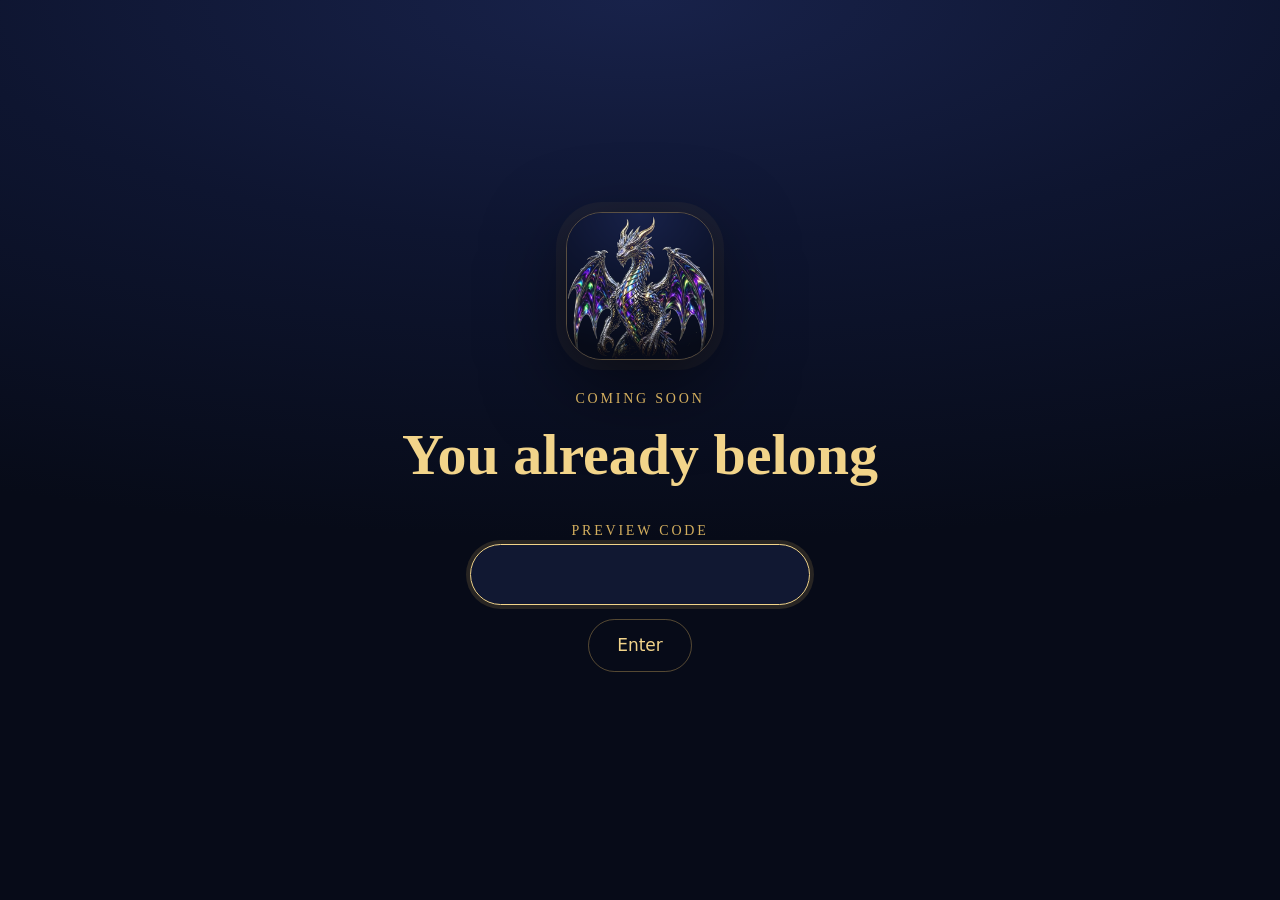
<file: index.html>
<!doctype html>
<html lang="en" class="wd-hold"><head><meta charset="utf-8"><meta name="viewport" content="width=device-width,initial-scale=1">
<meta name="robots" content="noindex, nofollow">
<title>The Wise Dragons</title><meta name="description" content="Cards and calm games for big feelings and small brave steps.">
<link rel="icon" href="icon.png">
<style>html.wd-hold{visibility:hidden !important}</style>
<link rel="stylesheet" href="style.css">
<script>
(function(){
  var open=false;
  try{open=localStorage.getItem('wd_preview_ok')==='1';}catch(e){}
  if(open){document.documentElement.classList.remove('wd-hold');return;}
  var file=location.pathname.split('/').pop();
  if(!file||file.indexOf('.')===-1)file='index.html';
  location.replace('gate.html?next='+encodeURIComponent(file));
})();
</script>
</head>
<body><main>
<div class="hero"><img src="icon.png" alt="The Wise Dragons app icon">
<div class="label" style="margin-top:22px">Welcome to</div><h1>The Wise Dragons</h1>
<p class="muted">Cards and calm games for big feelings and small brave steps.</p></div>
<div class="panel"><p>A family wellbeing app with illustrated dragon cards and gentle games for children, teens and grown-ups.
No scores, no timers, no ads, no accounts — and nothing leaves your device.</p></div>
<nav><a href="privacy.html">Privacy policy</a><a href="support.html">Support</a></nav>
<footer>© 2026 Volcanic Witch</footer>
</main></body></html>
</file>
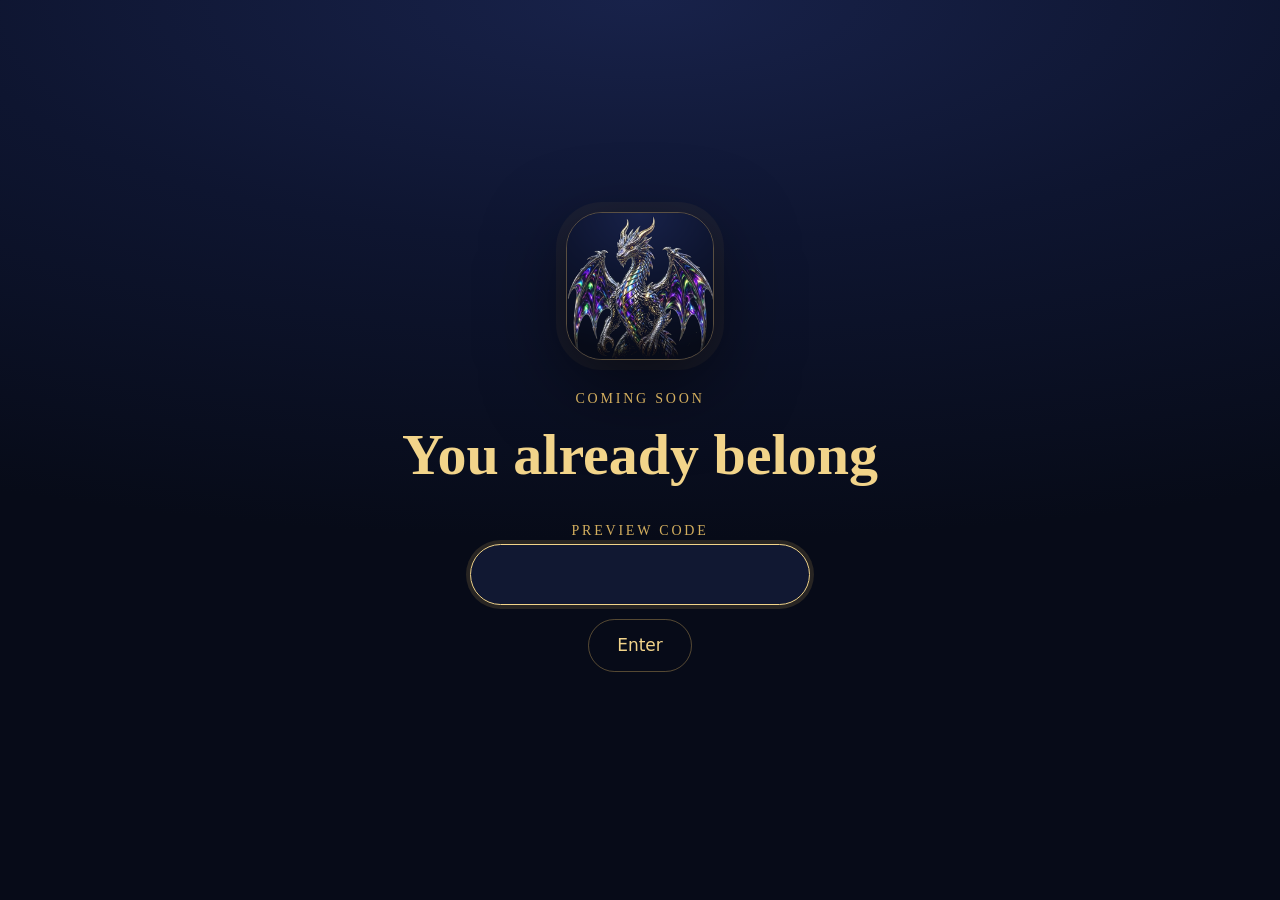
<file: gate.html>
<!doctype html>
<html lang="en"><head><meta charset="utf-8"><meta name="viewport" content="width=device-width,initial-scale=1">
<meta name="robots" content="noindex, nofollow">
<title>Coming soon – The Wise Dragons</title><link rel="icon" href="icon.png"><link rel="stylesheet" href="style.css"></head>
<body><main class="gate">
<img src="icon.png" alt="The Wise Dragons">
<p class="label">Coming soon</p>
<h1>You already belong</h1>
<form id="gate-form" method="post" action="gate.html" autocomplete="off">
<label class="label" for="preview-code">Preview code</label>
<input id="preview-code" name="preview-code" type="text" inputmode="text" autocomplete="off" autocapitalize="off" autocorrect="off" spellcheck="false" enterkeyhint="go" maxlength="80" autofocus>
<button type="submit">Enter</button>
<p class="gate-note" id="gate-note" role="status" aria-live="polite" hidden>That code isn't right</p>
</form>
</main>
<script src="gate.js"></script>
</body></html>
</file>
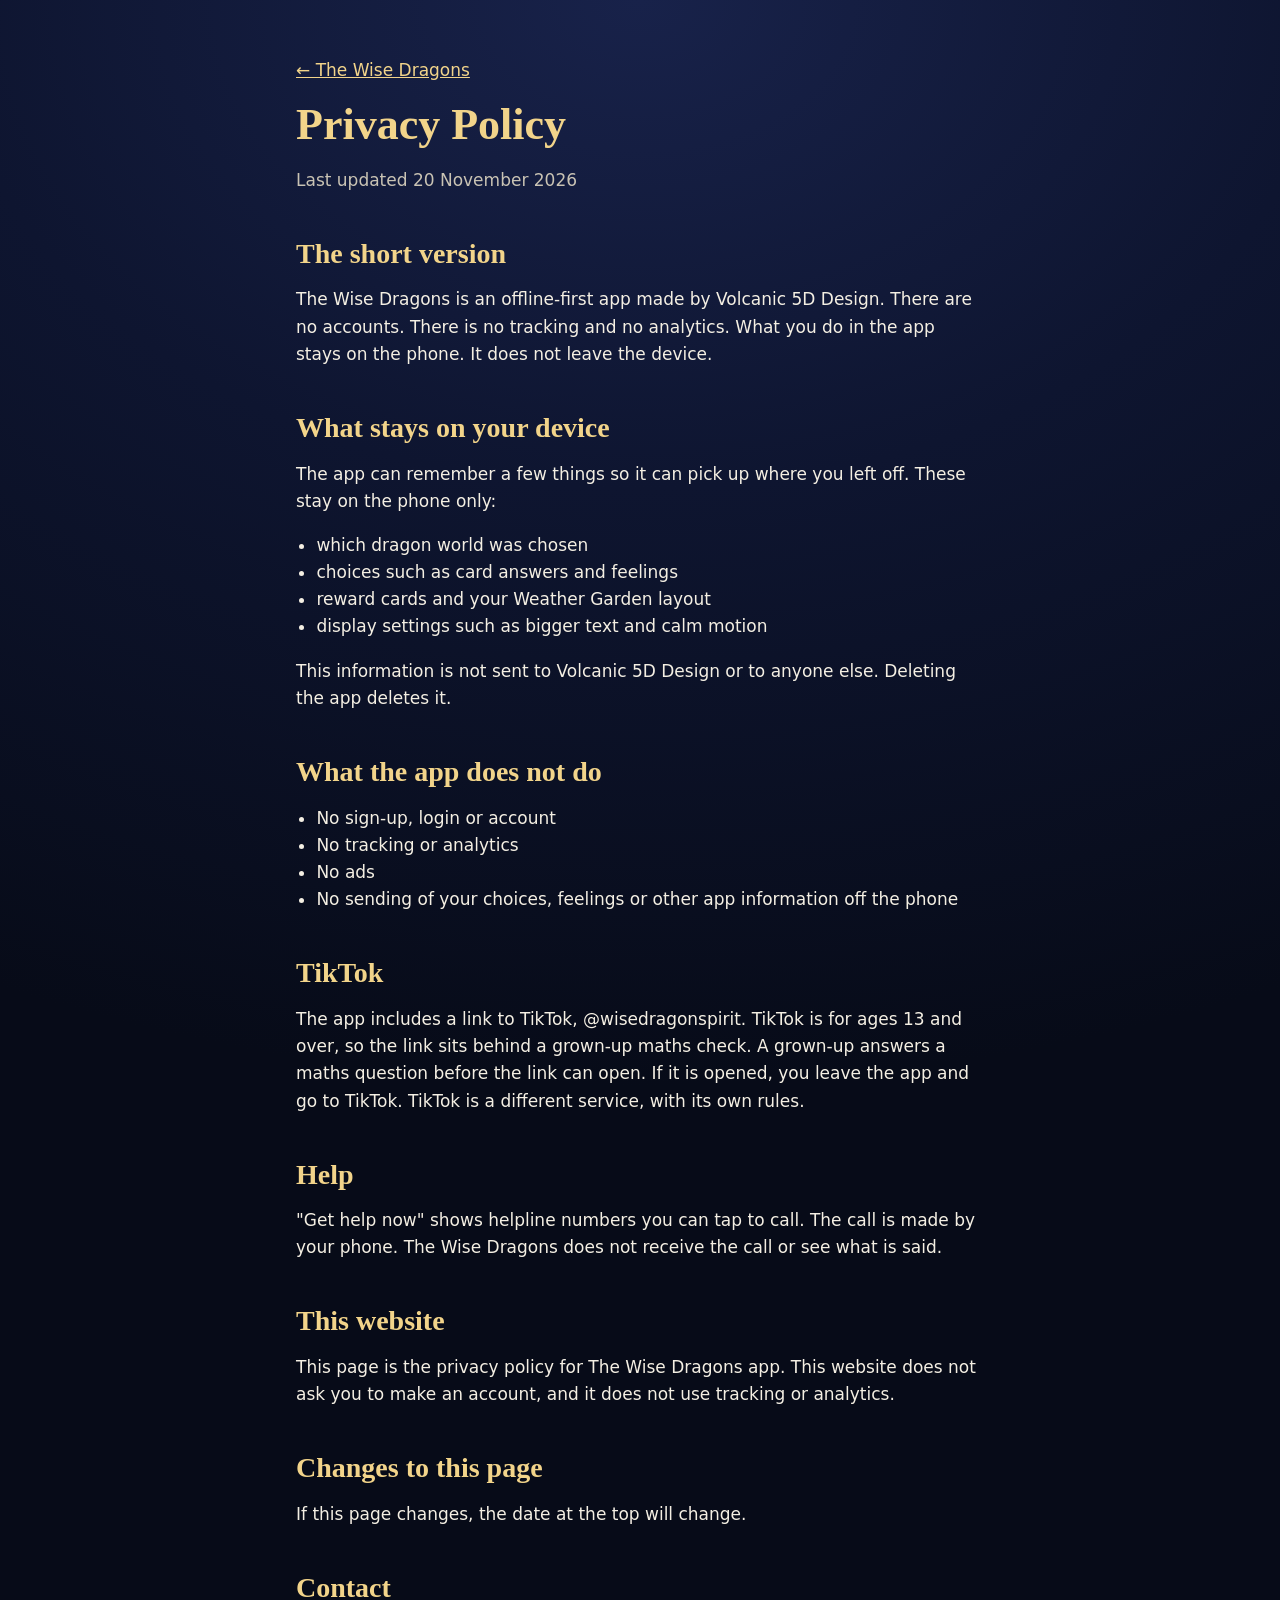
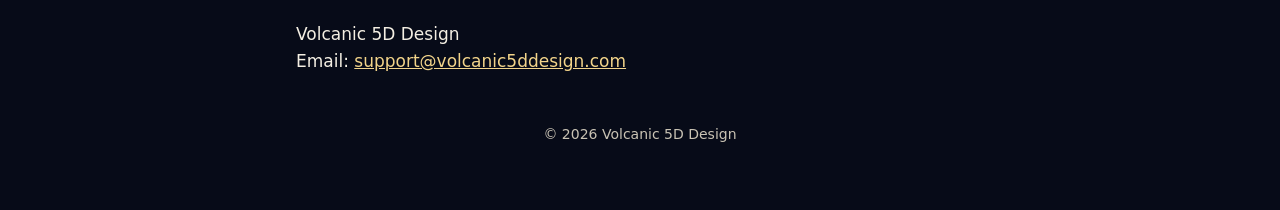
<file: privacy.html>
<!doctype html>
<html lang="en"><head><meta charset="utf-8"><meta name="viewport" content="width=device-width,initial-scale=1">
<meta name="robots" content="noindex, nofollow">
<title>Privacy Policy – The Wise Dragons</title><link rel="icon" href="icon.png"><link rel="stylesheet" href="style.css"></head>
<body><main>
<p><a href="index.html">← The Wise Dragons</a></p>
<h1>Privacy Policy</h1>
<p class="muted">Last updated 20 November 2026</p>

<h2>The short version</h2>
<p>The Wise Dragons is an offline-first app made by Volcanic 5D Design. There are no accounts. There is no tracking and no analytics. What you do in the app stays on the phone. It does not leave the device.</p>

<h2>What stays on your device</h2>
<p>The app can remember a few things so it can pick up where you left off. These stay on the phone only:</p>
<ul><li>which dragon world was chosen</li>
<li>choices such as card answers and feelings</li>
<li>reward cards and your Weather Garden layout</li>
<li>display settings such as bigger text and calm motion</li></ul>
<p>This information is not sent to Volcanic 5D Design or to anyone else. Deleting the app deletes it.</p>

<h2>What the app does not do</h2>
<ul><li>No sign-up, login or account</li>
<li>No tracking or analytics</li>
<li>No ads</li>
<li>No sending of your choices, feelings or other app information off the phone</li></ul>

<h2>TikTok</h2>
<p>The app includes a link to TikTok, @wisedragonspirit. TikTok is for ages 13 and over, so the link sits behind a grown-up maths check. A grown-up answers a maths question before the link can open. If it is opened, you leave the app and go to TikTok. TikTok is a different service, with its own rules.</p>

<h2>Help</h2>
<p>"Get help now" shows helpline numbers you can tap to call. The call is made by your phone. The Wise Dragons does not receive the call or see what is said.</p>

<h2>This website</h2>
<p>This page is the privacy policy for The Wise Dragons app. This website does not ask you to make an account, and it does not use tracking or analytics.</p>

<h2>Changes to this page</h2>
<p>If this page changes, the date at the top will change.</p>

<h2>Contact</h2>
<p>Volcanic 5D Design<br>Email: <a href="mailto:support@volcanic5ddesign.com">support@volcanic5ddesign.com</a></p>
<footer>© 2026 Volcanic 5D Design</footer>
</main></body></html>
</file>
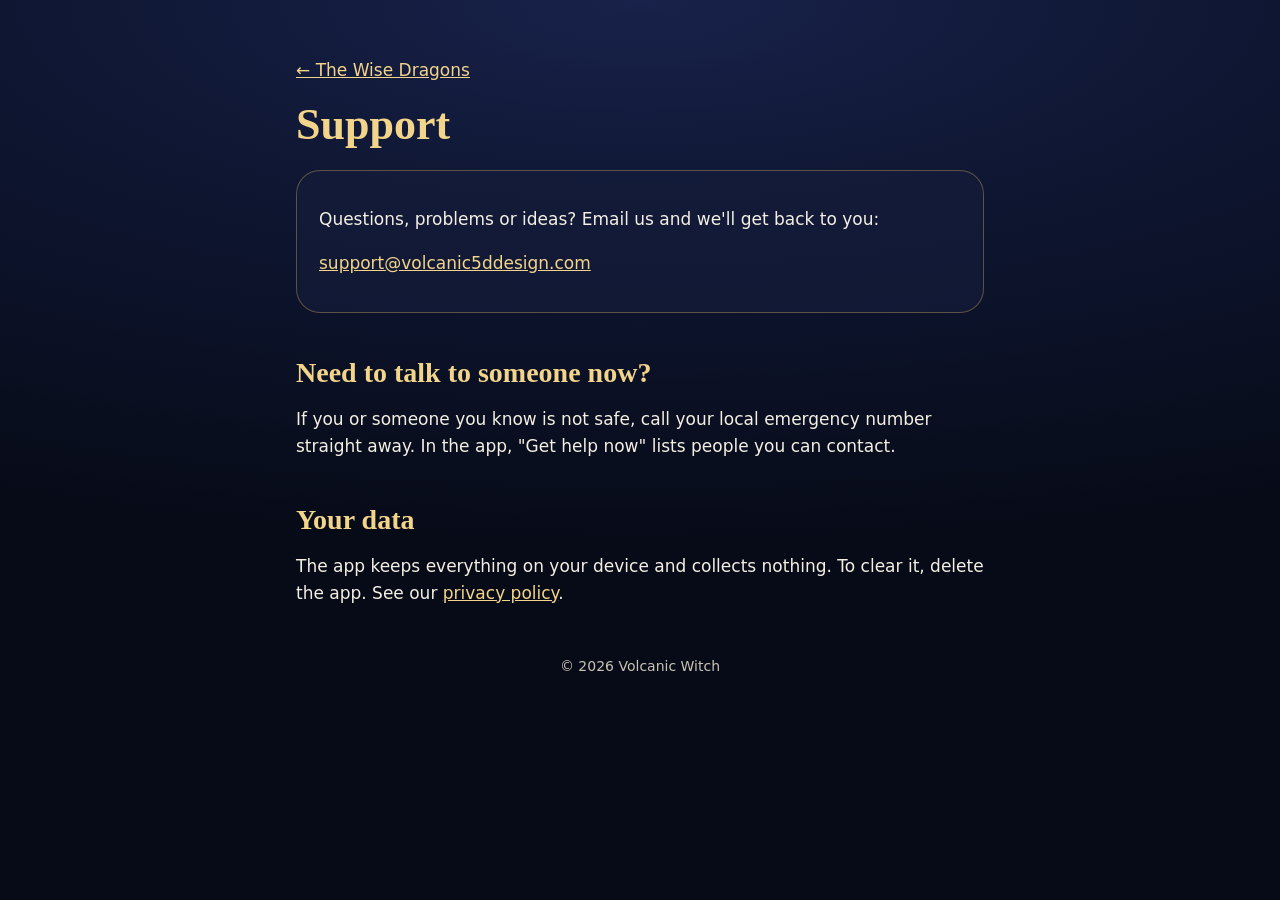
<file: support.html>
<!doctype html>
<html lang="en"><head><meta charset="utf-8"><meta name="viewport" content="width=device-width,initial-scale=1">
<meta name="robots" content="noindex, nofollow">
<title>Support – The Wise Dragons</title><link rel="icon" href="icon.png"><link rel="stylesheet" href="style.css"></head>
<body><main>
<p><a href="index.html">← The Wise Dragons</a></p>
<h1>Support</h1>
<div class="panel"><p>Questions, problems or ideas? Email us and we'll get back to you:</p>
<p><a href="mailto:support@volcanic5ddesign.com">support@volcanic5ddesign.com</a></p></div>
<h2>Need to talk to someone now?</h2>
<p>If you or someone you know is not safe, call your local emergency number straight away. In the app, "Get help now" lists people you can contact.</p>
<h2>Your data</h2>
<p>The app keeps everything on your device and collects nothing. To clear it, delete the app. See our <a href="privacy.html">privacy policy</a>.</p>
<footer>© 2026 Volcanic Witch</footer>
</main></body></html>
</file>
<file: style.css>
:root{--bg:#070B18;--navy:#0E1530;--glass:rgba(22,30,60,.62);--border:rgba(212,175,95,.38);--gold:#D4AF5F;--gold-bright:#F2D48A;--text:#F4EFE3;--text-2:#C9C3B4}
*{box-sizing:border-box}
html{background:var(--bg)}
body{margin:0;min-height:100vh;color:var(--text);font:17px/1.6 system-ui,-apple-system,"Segoe UI",Roboto,sans-serif;
 background:radial-gradient(120% 60% at 50% 0%,#18224a 0%,var(--navy) 45%,var(--bg) 100%) no-repeat,var(--bg)}
main{max-width:720px;margin:0 auto;padding:40px 16px 64px}
h1,h2{font-family:"Cormorant Garamond",Georgia,"Times New Roman",serif;font-weight:600;color:var(--gold-bright);line-height:1.1}
h1{font-size:44px;margin:.2em 0 .3em}
h2{font-size:28px;margin:1.6em 0 .4em}
a{color:var(--gold-bright)}
.label{font-family:Georgia,serif;letter-spacing:.2em;text-transform:uppercase;color:var(--gold);font-size:14px}
.muted{color:var(--text-2)}
.hero{text-align:center}
.hero img{width:120px;height:120px;border-radius:28px;border:1px solid var(--border);box-shadow:0 20px 60px rgba(0,0,0,.5)}
.panel{background:var(--glass);border:1px solid var(--border);border-radius:24px;padding:18px 22px;margin:20px 0}
nav{display:flex;gap:18px;justify-content:center;flex-wrap:wrap;margin:28px 0 0}
nav a{display:inline-block;padding:12px 20px;border:1px solid var(--border);border-radius:999px;text-decoration:none;min-height:48px}
ul{padding-left:1.2em}
footer{margin-top:48px;text-align:center;font-size:14px;color:var(--text-2)}
html.wd-hold{visibility:hidden !important}
.gate{min-height:100vh;max-width:520px;display:flex;flex-direction:column;align-items:center;justify-content:center;text-align:center;padding:48px 20px 64px}
.gate img{width:148px;height:148px;border-radius:36px;border:1px solid var(--border);box-shadow:0 24px 80px rgba(0,0,0,.55),0 0 0 10px rgba(212,175,95,.06)}
.gate .label{margin:28px 0 0}
.gate h1{font-size:clamp(40px,8vw,58px);margin:12px 0 8px}
.gate form{width:min(100%,340px);margin-top:22px}
.gate input{width:100%;background:rgba(22,30,60,.72);color:var(--text);border:1px solid var(--border);border-radius:999px;padding:16px 22px;font:inherit;text-align:center;outline:none;min-height:52px}
.gate input::placeholder{color:var(--text-2);opacity:1}
.gate input:focus{border-color:var(--gold-bright);box-shadow:0 0 0 4px rgba(212,175,95,.16)}
.gate button{margin-top:14px;background:transparent;color:var(--gold-bright);border:1px solid var(--border);border-radius:999px;padding:12px 28px;font:inherit;min-height:48px;cursor:pointer}
.gate button:hover,.gate button:focus-visible{border-color:var(--gold-bright)}
.gate-note{margin:16px 0 0;color:var(--text-2)}
</file>
